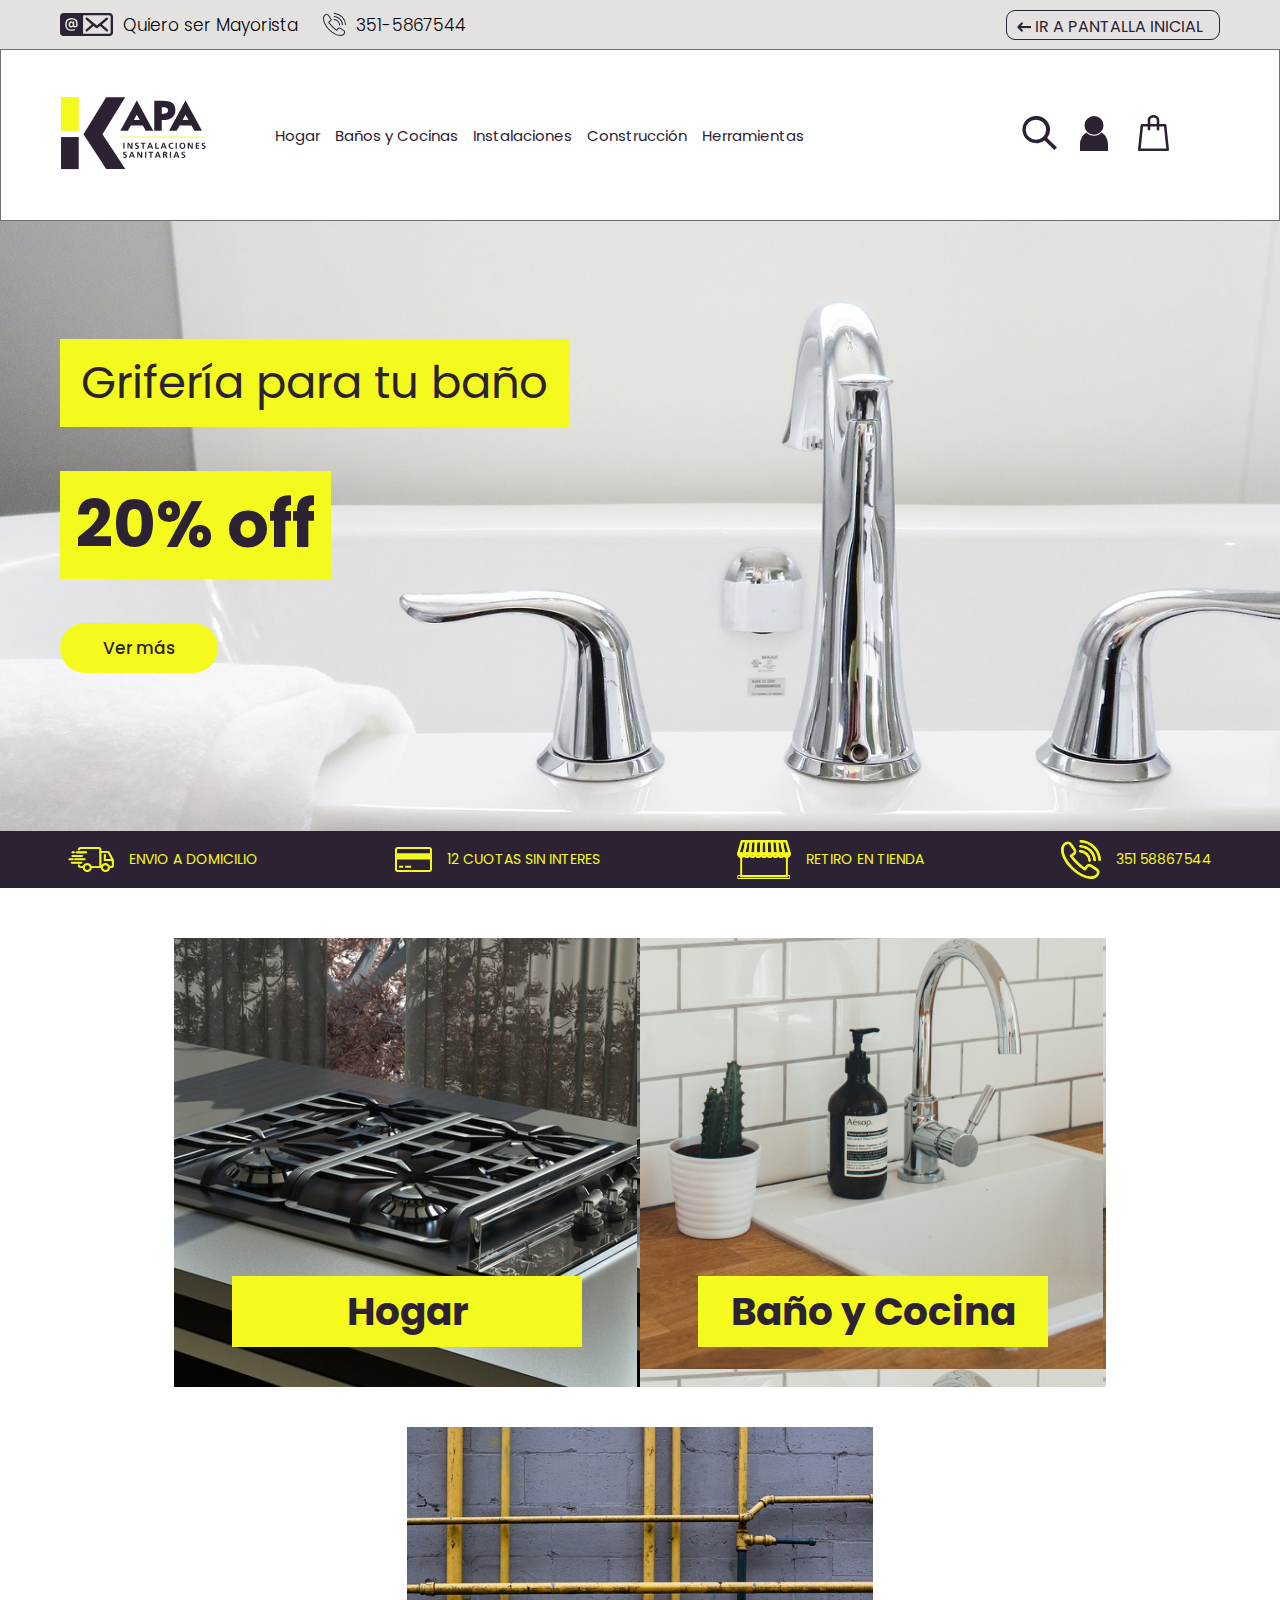
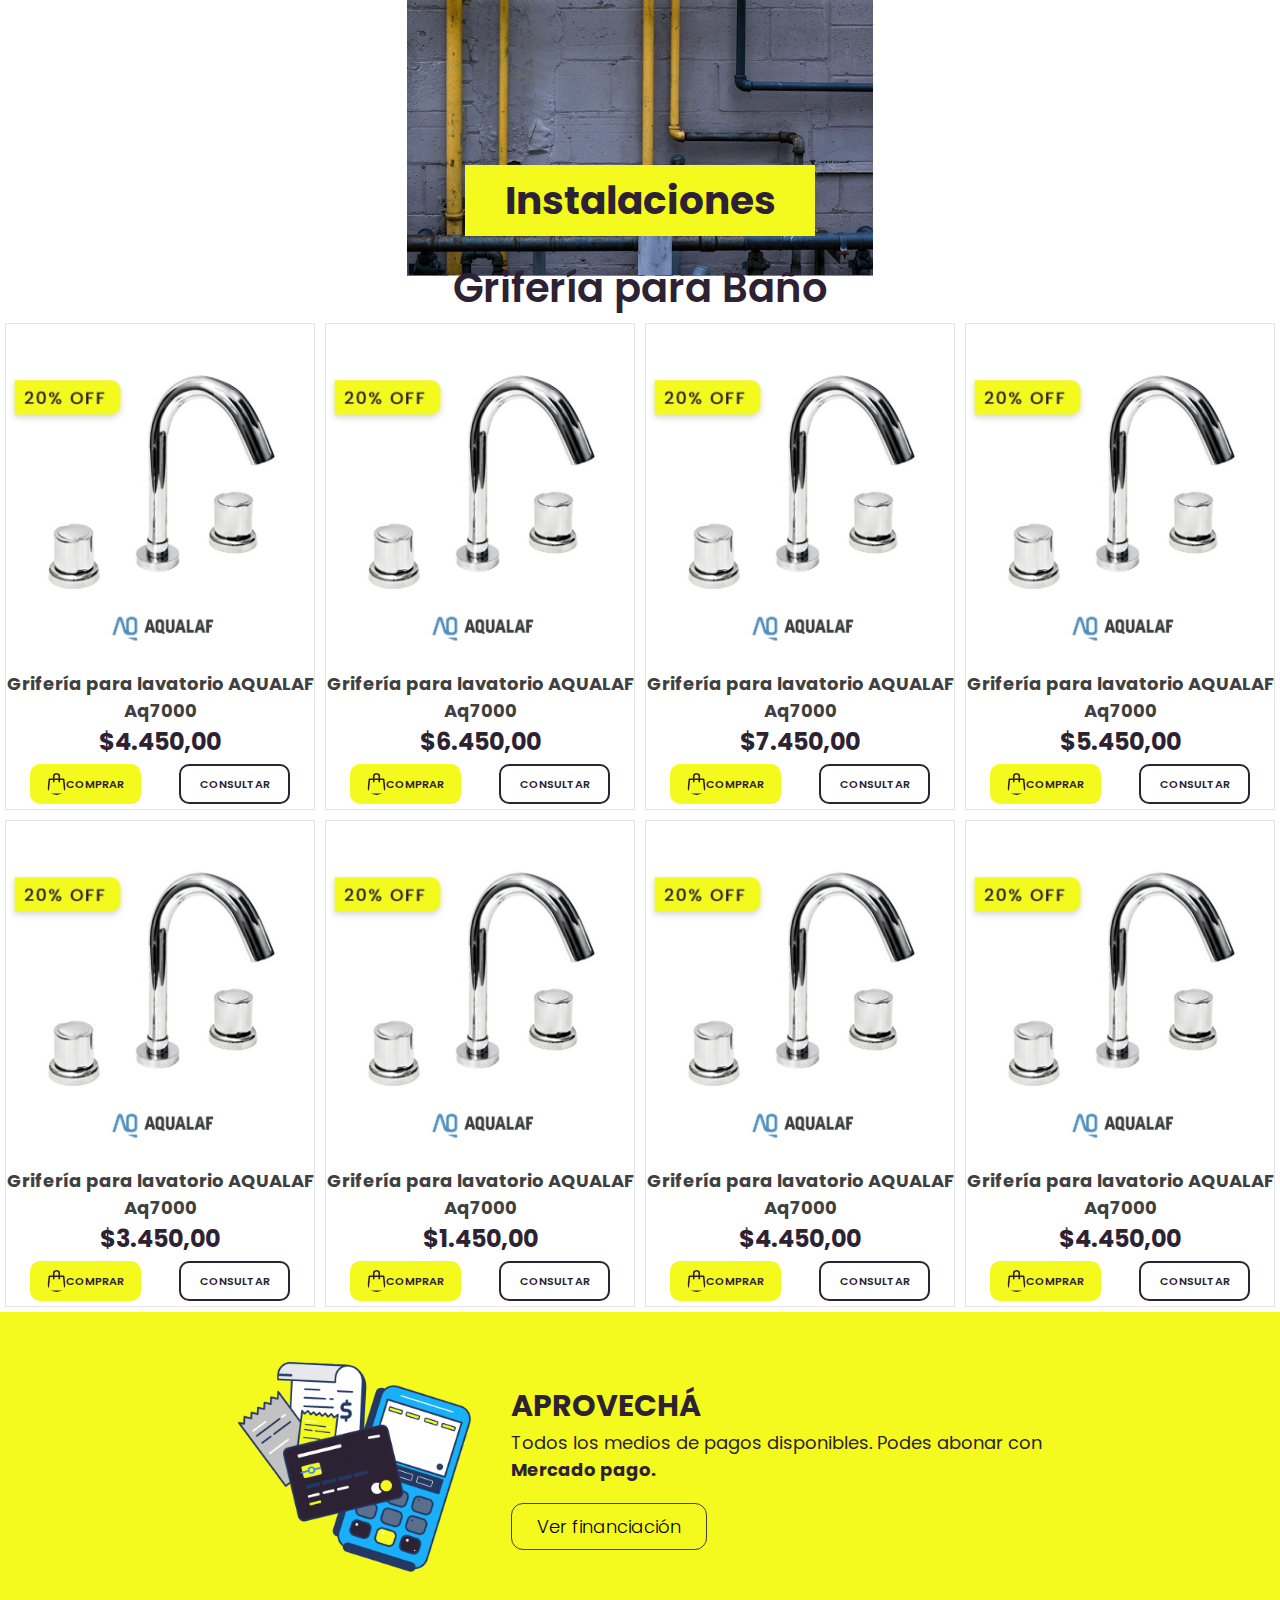
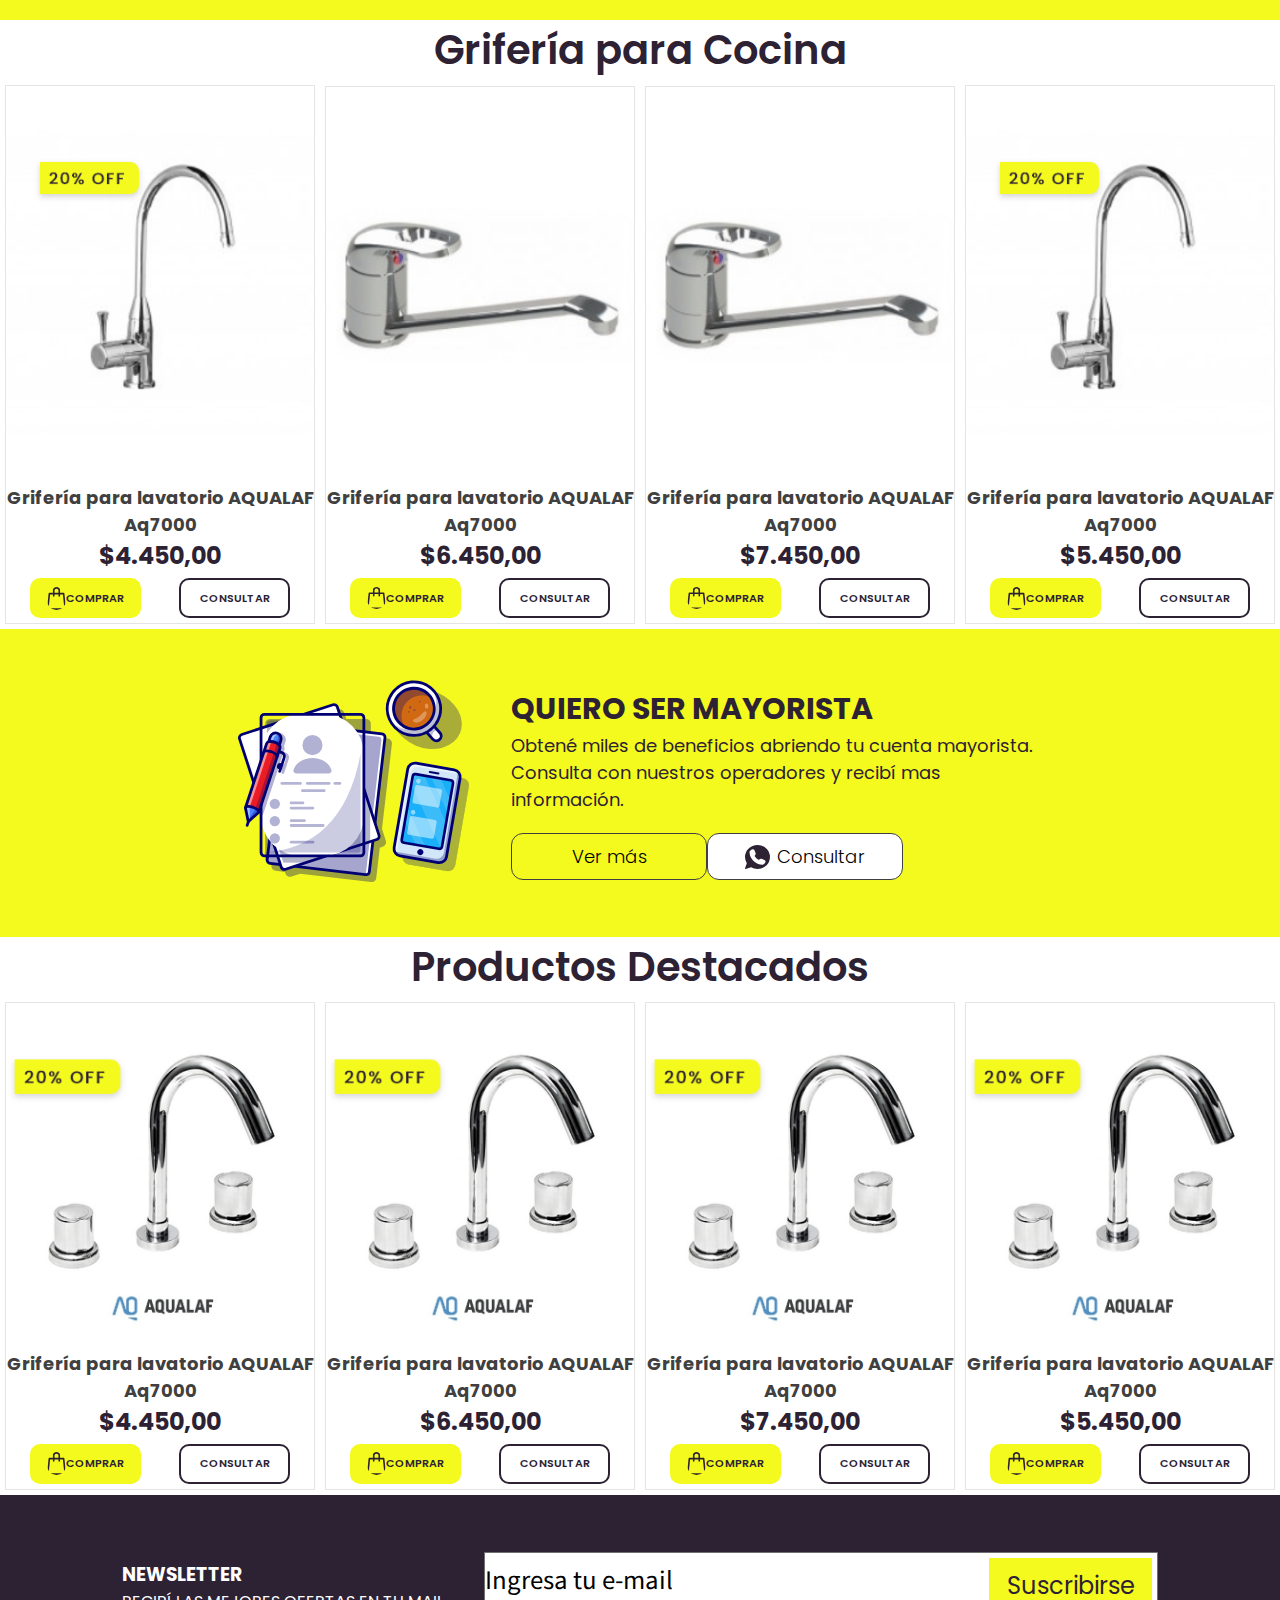
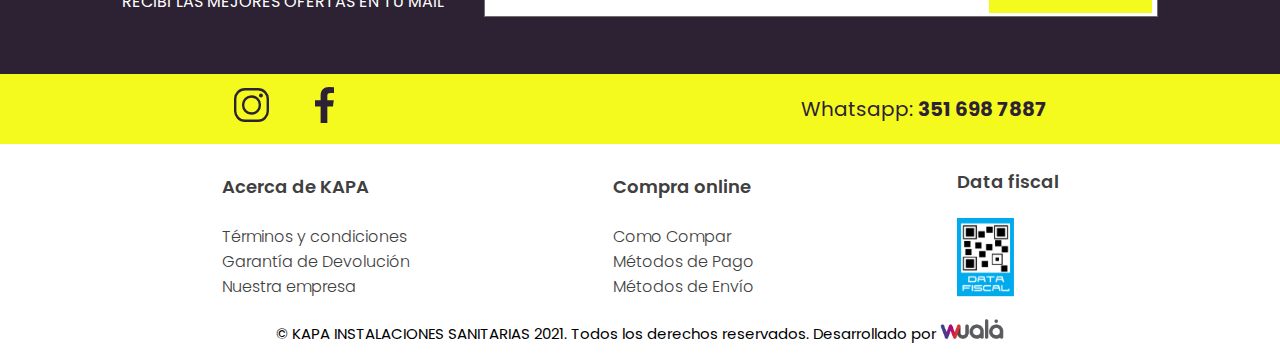
<file: Maquetado/index.html>
<!DOCTYPE html>
<html lang="es">
  <head>
    <meta charset="UTF-8" />
    <meta http-equiv="X-UA-Compatible" content="IE=edge" />
    <meta name="viewport" content="width=device-width, initial-scale=1.0" />
    <link rel="preconnect" href="https://fonts.gstatic.com" />
    <link
      href="https://fonts.googleapis.com/css2?family=Noto+Sans+JP:wght@100;300;400;500;700;900&family=Poppins:ital,wght@0,100;0,200;0,300;0,400;0,500;0,600;0,700;0,800;0,900;1,100;1,200;1,300;1,400;1,500;1,600;1,700;1,800;1,900&display=swap"
      rel="stylesheet"
    />
    <link rel="stylesheet" href="index-styles.css" />
    <script src="main.js" defer></script>
    <title>KAPA instalaciones sanitarias</title>
  </head>
  <body>
    <div class="container">
      <div class="nav-bar">
        <div class="nav-header">
          <div class="contact">
            <div class="mail">
              <img src="assets/icons/mail.svg" alt="icon" />
              <p>Quiero ser Mayorista</p>
            </div>
            <div class="phone">
              <img src="assets/icons/phone.svg" alt="icon" />
              <p>351-5867544</p>
            </div>
          </div>
          <div class="main">
            <a href="index.html">
              <img src="assets/icons/arrow.svg" alt="icon" /> ir a pantalla
              inicial
            </a>
          </div>
        </div>
        <div class="nav-body">
          <div class="logo"><img src="assets/img/logo.png" alt="logo" /></div>
          <div class="nav-routes">
            <ul>
              <li>Hogar</li>
              <li>Baños y Cocinas</li>
              <li>Instalaciones</li>
              <li>Construcción</li>
              <li>Herramientas</li>
            </ul>
          </div>
          <div class="hamburger">
            <img src="assets/icons/hamburger.svg" alt="icon" />
          </div>
          <div class="search">
            <img src="assets//icons/search.svg" alt="icon" />
          </div>
          <div class="user">
            <img src="assets//icons/user.svg" alt="icon" />
          </div>
          <div class="shop">
            <img src="assets//icons/shopbag.svg" alt="icon" />
          </div>
        </div>
      </div>
      <div class="slider">
        <div class="slider-content">
          <div class="banners">
            <h3>Grifería para tu baño</h3>
            <h1>20% off</h1>
            <button>Ver más</button>
          </div>
        </div>
      </div>
      <div class="options">
        <div class="prev">
          <img src="assets/icons/prev.svg" alt="icon" />
        </div>
        <div class="delivery">
          <img src="assets/icons/delivery.svg" alt="icon" />
          <p>envio a domicilio</p>
        </div>
        <div class="card">
          <img src="assets/icons/card.svg" alt="icon" />
          <p>12 cuotas sin interes</p>
        </div>
        <div class="store">
          <img src="assets/icons/store.svg" alt="" />
          <p>retiro en tienda</p>
        </div>
        <div class="call">
          <img src="assets/icons/call.svg" alt="" />
          <p>351 58867544</p>
        </div>
        <div class="next">
          <img src="assets/icons/next.svg" alt="icon" />
        </div>
      </div>
      <div class="sections-cards">
        <div class="home">
          <a href="products.html">Hogar</a>
        </div>
        <div class="bathroom">
          <a href="products.html">Baño y Cocina</a>
        </div>
        <div class="instalations">
          <a href="products.html">Instalaciones</a>
        </div>
      </div>
      <div id="products-gallery" class="products">
        <h3>Grifería para Baño</h3>
        <div class="products-scroller">
          <div class="colored_card">
            <img src="assets/img/baño1.png" alt="icons" />
            <p>Grifería para lavatorio AQUALAF Aq7000</p>
            <span>$4.450,00</span>
            <div class="shop-btn">
              <a href="products.html">
                <img src="assets/icons/bag.svg" alt="icons" />
                Comprar
              </a>
              <button>Consultar</button>
            </div>
          </div>
          <div class="colored_card">
            <img src="assets/img/baño1.png" alt="icons" />
            <p>Grifería para lavatorio AQUALAF Aq7000</p>
            <span>$6.450,00</span>
            <div class="shop-btn">
              <a href="products.html">
                <img src="assets/icons/bag.svg" alt="icons" />
                Comprar
              </a>
              <button>Consultar</button>
            </div>
          </div>
          <div class="colored_card">
            <img src="assets/img/baño1.png" alt="icons" />
            <p>Grifería para lavatorio AQUALAF Aq7000</p>
            <span>$7.450,00</span>
            <div class="shop-btn">
              <a href="products.html">
                <img src="assets/icons/bag.svg" alt="icons" />
                Comprar
              </a>
              <button>Consultar</button>
            </div>
          </div>
          <div class="colored_card">
            <img src="assets/img/baño1.png" alt="icons" />
            <p>Grifería para lavatorio AQUALAF Aq7000</p>
            <span>$5.450,00</span>
            <div class="shop-btn">
              <a href="products.html">
                <img src="assets/icons/bag.svg" alt="icons" />
                Comprar
              </a>
              <button>Consultar</button>
            </div>
          </div>
        </div>
        <span class="btn prev"></span>
        <span class="btn next"></span>
      </div>
      <div id="products-gallery" class="products">
        <div class="products-scroller">
          <div class="colored_card">
            <img src="assets/img/baño1.png" alt="icons" />
            <p>Grifería para lavatorio AQUALAF Aq7000</p>
            <span>$3.450,00</span>
            <div class="shop-btn">
              <a href="products.html">
                <img src="assets/icons/bag.svg" alt="icons" />
                Comprar
              </a>
              <button>Consultar</button>
            </div>
          </div>
          <div class="colored_card">
            <img src="assets/img/baño1.png" alt="icons" />
            <p>Grifería para lavatorio AQUALAF Aq7000</p>
            <span>$1.450,00</span>
            <div class="shop-btn">
              <a href="products.html">
                <img src="assets/icons/bag.svg" alt="icons" />
                Comprar
              </a>
              <button>Consultar</button>
            </div>
          </div>
          <div class="colored_card">
            <img src="assets/img/baño1.png" alt="icons" />
            <p>Grifería para lavatorio AQUALAF Aq7000</p>
            <span>$4.450,00</span>
            <div class="shop-btn">
              <a href="products.html">
                <img src="assets/icons/bag.svg" alt="icons" />
                Comprar
              </a>
              <button>Consultar</button>
            </div>
          </div>
          <div class="colored_card">
            <img src="assets/img/baño1.png" alt="icons" />
            <p>Grifería para lavatorio AQUALAF Aq7000</p>
            <span>$4.450,00</span>
            <div class="shop-btn">
              <a href="products.html">
                <img src="assets/icons/bag.svg" alt="icons" />
                Comprar
              </a>
              <button>Consultar</button>
            </div>
          </div>
        </div>
        <span class="btn prev"></span>
        <span class="btn next"></span>
      </div>
      <div class="banner">
        <div class="icon">
          <img src="assets/img/calc.png" alt="icon" />
        </div>
        <div class="banner-content">
          <h3>aprovechá</h3>
          <p>
            Todos los medios de pagos disponibles. Podes abonar con
            <strong> Mercado pago. </strong>
          </p>
          <button class="more">Ver financiación</button>
        </div>
      </div>
      <div id="products-gallery" class="products">
        <h3>Grifería para Cocina</h3>
        <div class="products-scroller">
          <div class="colored_card">
            <img src="assets/img/cocina1.png" alt="icons" />
            <p>Grifería para lavatorio AQUALAF Aq7000</p>
            <span>$4.450,00</span>
            <div class="shop-btn">
              <a href="products.html">
                <img src="assets/icons/bag.svg" alt="icons" />
                Comprar
              </a>
              <button>Consultar</button>
            </div>
          </div>
          <div class="colored_card">
            <img src="assets/img/cocina3.png" alt="icons" />
            <p>Grifería para lavatorio AQUALAF Aq7000</p>
            <span>$6.450,00</span>
            <div class="shop-btn">
              <a href="products.html">
                <img src="assets/icons/bag.svg" alt="icons" />
                Comprar
              </a>
              <button>Consultar</button>
            </div>
          </div>
          <div class="colored_card">
            <img src="assets/img/cocina3.png" alt="icons" />
            <p>Grifería para lavatorio AQUALAF Aq7000</p>
            <span>$7.450,00</span>
            <div class="shop-btn">
              <a href="products.html">
                <img src="assets/icons/bag.svg" alt="icons" />
                Comprar
              </a>
              <button>Consultar</button>
            </div>
          </div>
          <div class="colored_card">
            <img src="assets/img/cocina1.png" alt="icons" />
            <p>Grifería para lavatorio AQUALAF Aq7000</p>
            <span>$5.450,00</span>
            <div class="shop-btn">
              <a href="products.html">
                <img src="assets/icons/bag.svg" alt="icons" />
                Comprar
              </a>
              <button>Consultar</button>
            </div>
          </div>
        </div>
        <span class="btn prev"></span>
        <span class="btn next"></span>
      </div>
      <div class="banner">
        <div class="icon">
          <img src="assets/icons/papers.svg" alt="icon" />
        </div>
        <div class="banner-content">
          <h3>Quiero ser Mayorista</h3>
          <p>
            Obtené miles de beneficios abriendo tu cuenta mayorista. Consulta
            con nuestros operadores y recibí mas información.
          </p>
          <div class="buttons">
            <button class="more">Ver más</button>
            <button class="ask">
              <img src="assets/icons/whatsapp.svg" alt="icon" />
              Consultar
            </button>
          </div>
        </div>
      </div>
      <div id="products-gallery" class="products">
        <h3>Productos Destacados</h3>
        <div class="products-scroller">
          <div class="colored_card">
            <img src="assets/img/baño1.png" alt="icons" />
            <p>Grifería para lavatorio AQUALAF Aq7000</p>
            <span>$4.450,00</span>
            <div class="shop-btn">
              <a href="products.html">
                <img src="assets/icons/bag.svg" alt="icons" />
                Comprar
              </a>
              <button>Consultar</button>
            </div>
          </div>
          <div class="colored_card">
            <img src="assets/img/baño1.png" alt="icons" />
            <p>Grifería para lavatorio AQUALAF Aq7000</p>
            <span>$6.450,00</span>
            <div class="shop-btn">
              <a href="products.html">
                <img src="assets/icons/bag.svg" alt="icons" />
                Comprar
              </a>
              <button>Consultar</button>
            </div>
          </div>
          <div class="colored_card">
            <img src="assets/img/baño1.png" alt="icons" />
            <p>Grifería para lavatorio AQUALAF Aq7000</p>
            <span>$7.450,00</span>
            <div class="shop-btn">
              <a href="products.html">
                <img src="assets/icons/bag.svg" alt="icons" />
                Comprar
              </a>
              <button>Consultar</button>
            </div>
          </div>
          <div class="colored_card">
            <img src="assets/img/baño1.png" alt="icons" />
            <p>Grifería para lavatorio AQUALAF Aq7000</p>
            <span>$5.450,00</span>
            <div class="shop-btn">
              <a href="products.html">
                <img src="assets/icons/bag.svg" alt="icons" />
                Comprar
              </a>
              <button>Consultar</button>
            </div>
          </div>
        </div>
        <span class="btn prev"></span>
        <span class="btn next"></span>
      </div>
      <div class="newsletter">
        <div class="newsletter-content">
          <h3>NEWSLETTER</h3>
          <p>RECIBÍ LAS MEJORES OFERTAS EN TU MAIL</p>
        </div>
        <div class="buttonIn">
          <input type="text" id="enter" placeholder="Ingresa tu e-mail" />
          <button id="clear">Suscribirse</button>
        </div>
      </div>
      <footer>
        <div class="mobile-footer">
          <div class="footer-list">
            <div>enlaces útiles</div>
            <div>categorías</div>
            <div>contacto</div>
            <div>data fiscal</div>
            <div>seguinos</div>
          </div>
          <p>
            <span>&#169;</span>
            KAPA INSTALACIONES SANITARIAS 2021. Todos los derechos reservados.
            Desarrollado por <img src="assets/img/footer-logo.png" alt="logo" />
          </p>
        </div>
        <div class="web-footer">
          <div class="footer-header">
            <div class="footer-icons">
              <div><img src="assets/icons/instagram.svg" alt="icon" /></div>
              <div><img src="assets/icons/facebook.svg" alt="icon" /></div>
            </div>
            <div>
              <p>Whatsapp: <strong>351 698 7887</strong></p>
            </div>
          </div>
          <div class="footer-body">
            <div>
              <h4>Acerca de KAPA</h4>
              <div>Términos y condiciones</div>
              <div>Garantía de Devolución</div>
              <div>Nuestra empresa</div>
            </div>
            <div>
              <h4>Compra online</h4>
              <div>Como Compar</div>
              <div>Métodos de Pago</div>
              <div>Métodos de Envío</div>
            </div>
            <div>
              <h4>Data fiscal</h4>
              <img src="assets/img/fiscal.png" alt="fiscal" />
            </div>
          </div>
          <div class="foot">
            <p>
              <span>&#169;</span>
              KAPA INSTALACIONES SANITARIAS 2021. Todos los derechos reservados.
              Desarrollado por
              <img src="assets/img/footer-logo.png" alt="logo" />
            </p>
          </div>
        </div>
      </footer>
    </div>
  </body>
</html>
</file>
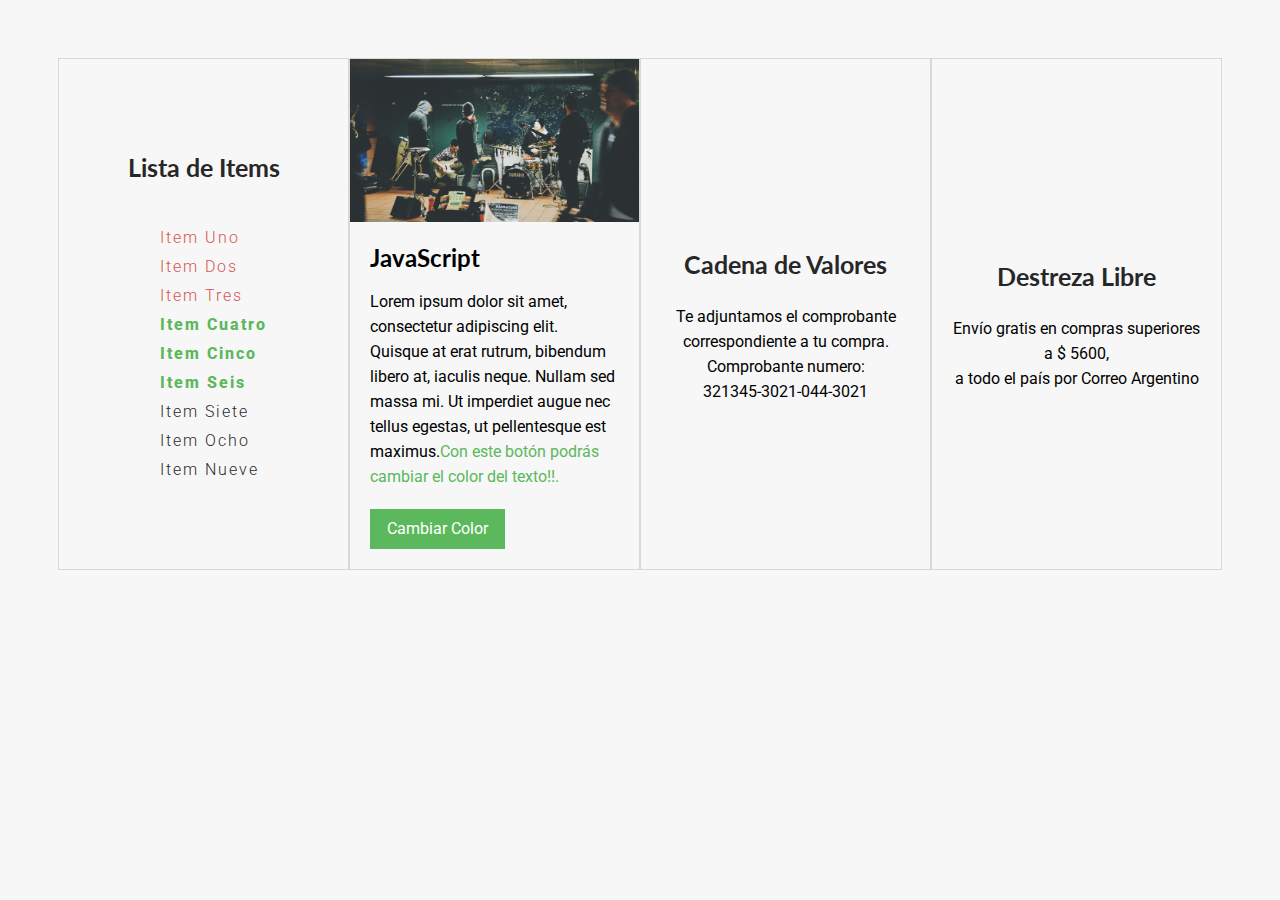
<file: Prueba-Tecnica-Soporte-Ecommerce/index.html>
<!DOCTYPE html>
<html lang="en">
  <head>
    <meta charset="UTF-8" />
    <meta http-equiv="X-UA-Compatible" content="IE=edge" />
    <meta name="viewport" content="width=device-width, initial-scale=1.0" />
    <link rel="stylesheet" href="style.css" />
    <link
      rel="stylesheet"
      href="https://use.fontawesome.com/releases/v5.15.3/css/all.css"
      integrity="sha384-SZXxX4whJ79/gErwcOYf+zWLeJdY/qpuqC4cAa9rOGUstPomtqpuNWT9wdPEn2fk"
      crossorigin="anonymous"
    />
    <link rel="preconnect" href="https://fonts.gstatic.com" />
    <link
      href="https://fonts.googleapis.com/css2?family=Lato:ital,wght@0,100;0,300;0,400;0,700;0,900;1,100;1,300;1,400;1,700&family=Roboto:ital,wght@0,100;0,300;0,400;0,500;0,700;0,900;1,100;1,300;1,400;1,500;1,700;1,900&display=swap"
      rel="stylesheet"
    />
    <script src="main.js" defer></script>
    <title>Prueba Técnica Soporte Ecommerce</title>
  </head>
  <body>
    <div class="container">
      <div class="list">
        <h3>Lista de Items</h3>
        <ul>
          <li><i class="fas fa-check-circle"></i>Item Uno</li>
          <li><i class="fas fa-check-circle"></i>Item Dos</li>
          <li><i class="fas fa-check-circle"></i>Item Tres</li>
          <li><i class="fas fa-check-circle"></i>Item Cuatro</li>
          <li><i class="fas fa-check-circle"></i>Item Cinco</li>
          <li><i class="fas fa-check-circle"></i>Item Seis</li>
          <li><i class="fas fa-arrow-circle-right"></i>Item Siete</li>
          <li><i class="fas fa-arrow-circle-right"></i>Item Ocho</li>
          <li><i class="fas fa-arrow-circle-right"></i>Item Nueve</li>
        </ul>
      </div>
      <div id="event" class="card">
        <div id="img" class="image"></div>
        <h3>JavaScript</h3>
        <div id="paragraph" class="para"></div>
        <button id="btn" class="btn">Cambiar Color</button>
      </div>
      <div class="list">
        <h3>Cadena de Valores</h3>
        <div id="chain"></div>
      </div>
      <div class="list">
        <h3>Destreza Libre</h3>
        <div id="fichaproducto" class="atrr">
          <span class="tarifa">Envío gratis</span>
        </div>
        <div id="detalleproducto" class="atrr">
          <span class="tarifa">a todo el país por </span>
        </div>
      </div>
    </div>
  </body>
</html>
</file>
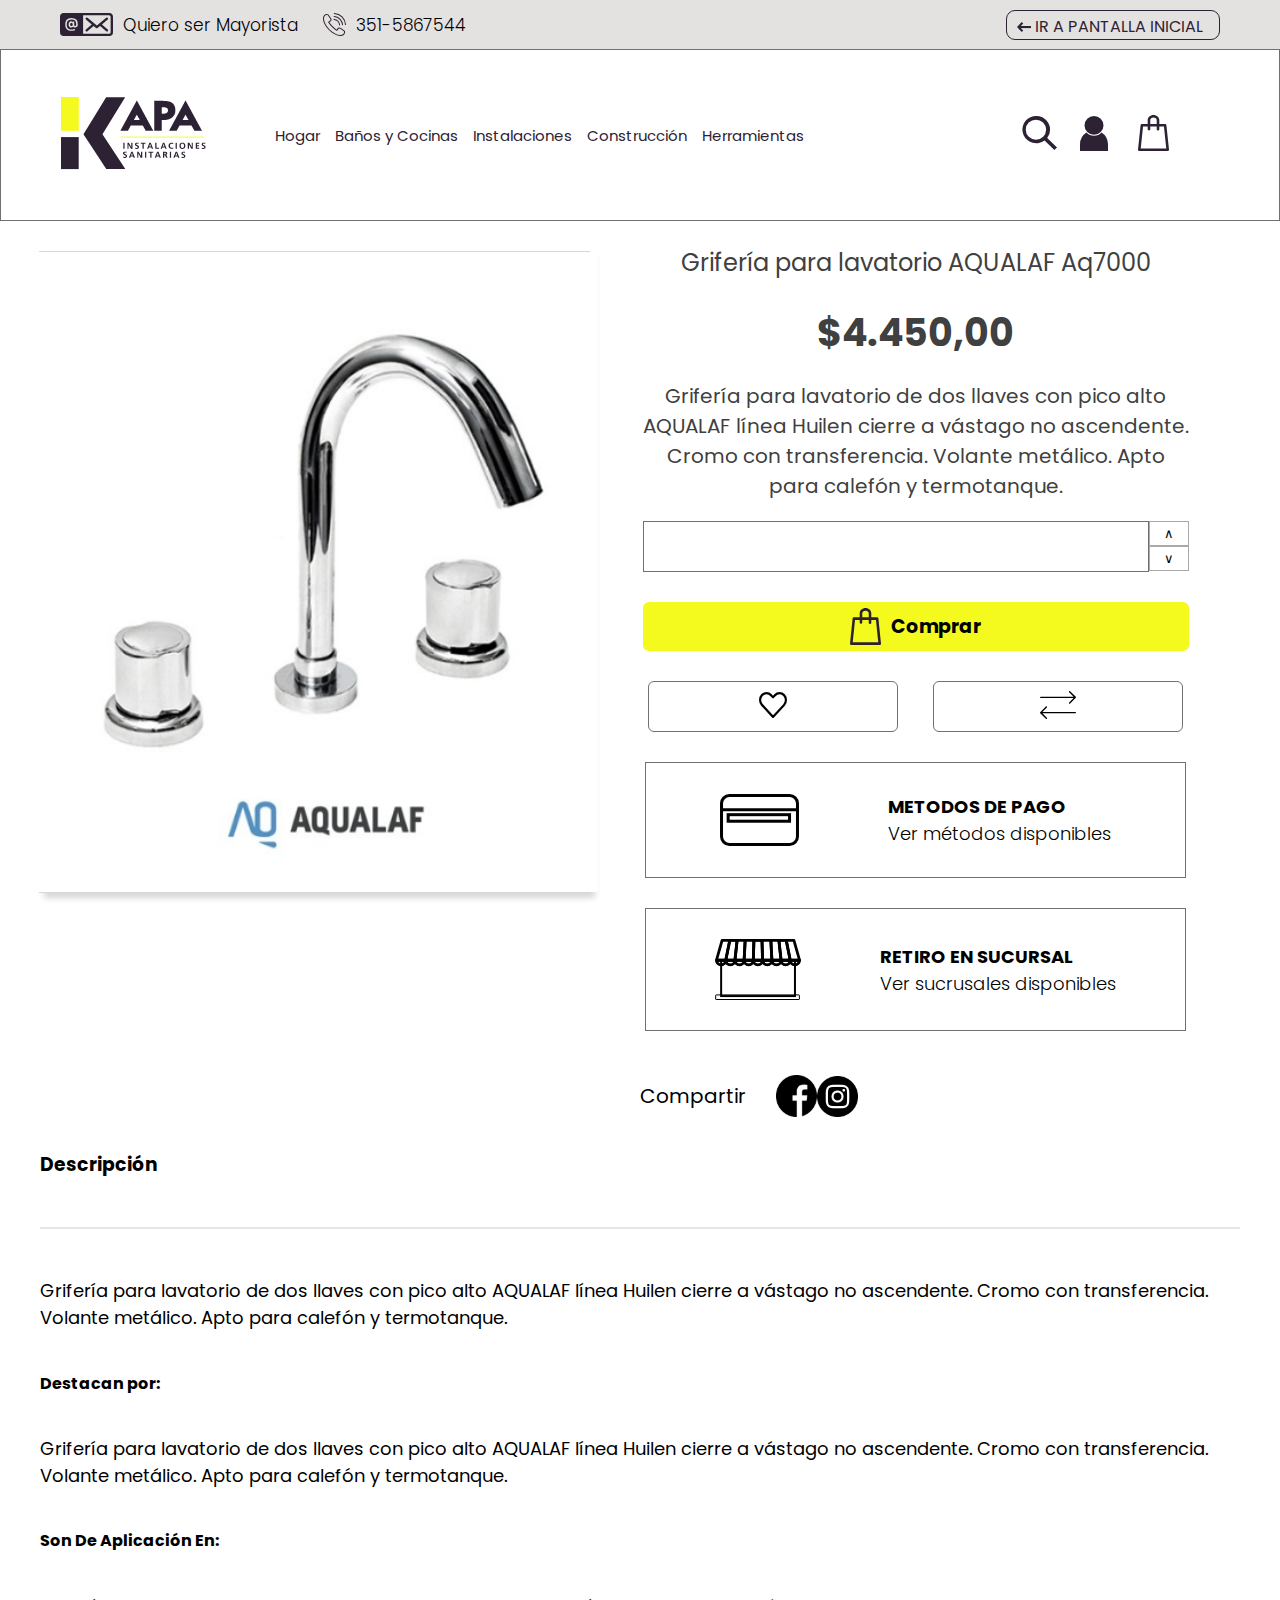
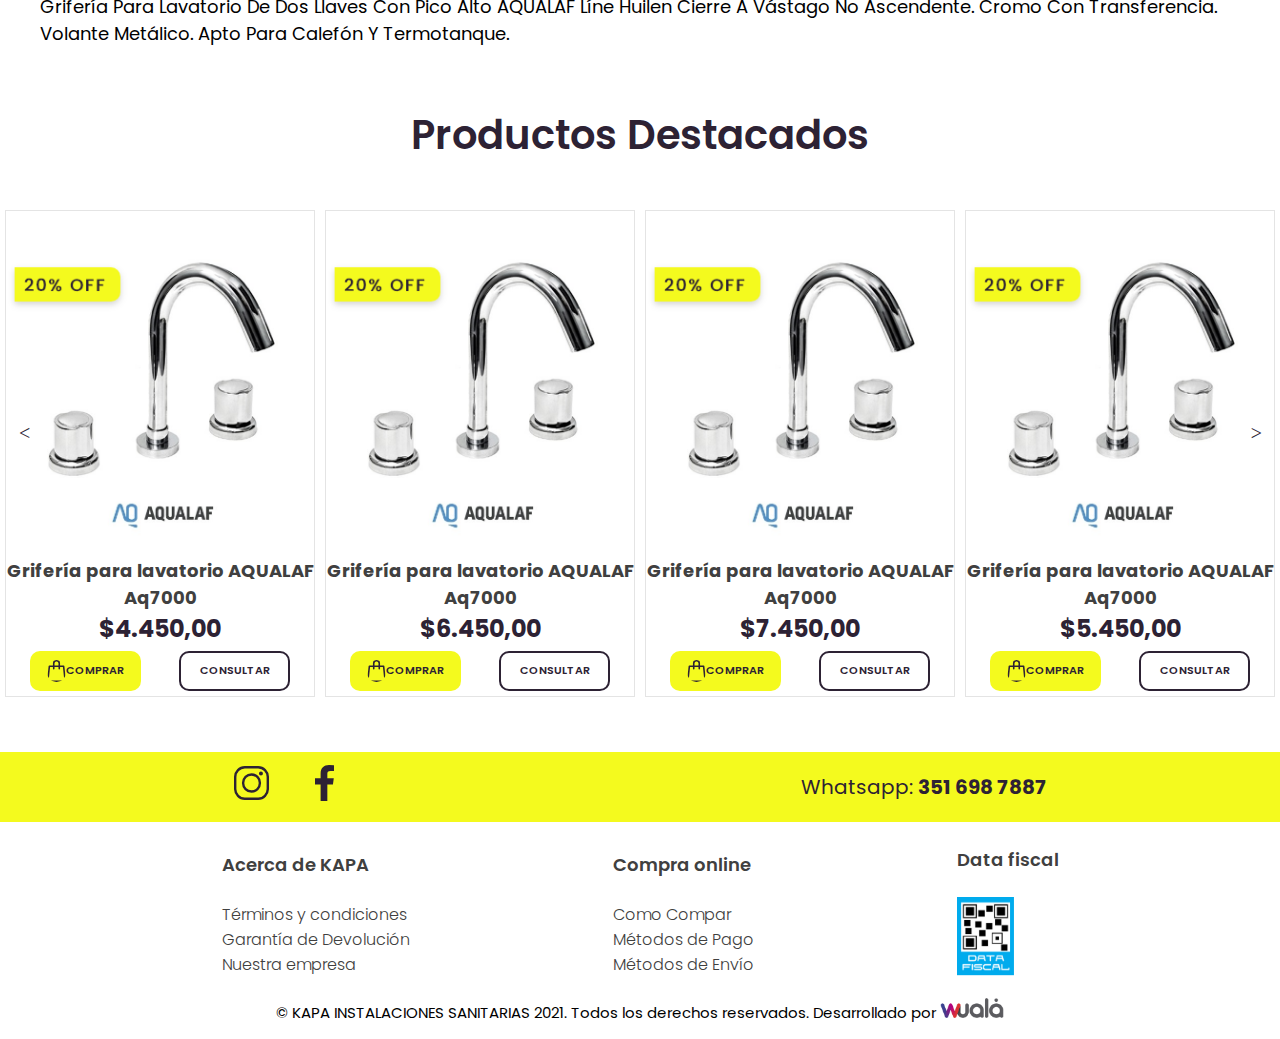
<file: Maquetado/products.html>
<!DOCTYPE html>
<html lang="en">
  <head>
    <meta charset="UTF-8" />
    <meta http-equiv="X-UA-Compatible" content="IE=edge" />
    <meta name="viewport" content="width=device-width, initial-scale=1.0" />
    <link rel="preconnect" href="https://fonts.gstatic.com" />
    <link
      href="https://fonts.googleapis.com/css2?family=Noto+Sans+JP:wght@100;300;400;500;700;900&family=Poppins:ital,wght@0,100;0,200;0,300;0,400;0,500;0,600;0,700;0,800;0,900;1,100;1,200;1,300;1,400;1,500;1,600;1,700;1,800;1,900&display=swap"
      rel="stylesheet"
    />
    <link rel="stylesheet" href="products-style.css" />
    <title>Products</title>
  </head>
  <body>
    <div class="container">
      <div class="nav-bar">
        <div class="nav-header">
          <div class="contact">
            <div class="mail">
              <img src="assets/icons/mail.svg" alt="icon" />
              <p>Quiero ser Mayorista</p>
            </div>
            <div class="phone">
              <img src="assets/icons/phone.svg" alt="icon" />
              <p>351-5867544</p>
            </div>
          </div>
          <div class="main">
            <a href="index.html">
              <img src="assets/icons/arrow.svg" alt="icon" /> ir a pantalla
              inicial
            </a>
          </div>
        </div>
        <div class="nav-body">
          <div class="logo"><img src="assets/img/logo.png" alt="logo" /></div>
          <div class="nav-routes">
            <ul>
              <li>Hogar</li>
              <li>Baños y Cocinas</li>
              <li>Instalaciones</li>
              <li>Construcción</li>
              <li>Herramientas</li>
            </ul>
          </div>
          <div class="hamburger">
            <img src="assets/icons/hamburger.svg" alt="icon" />
          </div>
          <div class="search">
            <img src="assets//icons/search.svg" alt="icon" />
          </div>
          <div class="user">
            <img src="assets//icons/user.svg" alt="icon" />
          </div>
          <div class="shop">
            <img src="assets//icons/shopbag.svg" alt="icon" />
          </div>
        </div>
      </div>
      <div class="product-card">
        <div class="product-img">
          <img src="assets/img/product.png" alt="prod" />
        </div>
        <div>
          <div class="product-price">
            <p>Grifería para lavatorio AQUALAF Aq7000</p>
            <span>$4.450,00</span>
          </div>
          <div class="line"></div>
          <div class="paragraph">
            <div>
              <p>
                Grifería para lavatorio de dos llaves con pico alto AQUALAF
                línea Huilen cierre a vástago no ascendente. Cromo con
                transferencia. Volante metálico. Apto para calefón y
                termotanque.
              </p>
            </div>
          </div>
          <div class="checkout">
            <div class="input">
              <input type="number" min="1" max="100" />
              <div class="inp-buttons">
                <button
                  type="button"
                  onclick="this.parentNode.parentNode.querySelector('[type=number]').stepUp();"
                >
                  &#8743;
                </button>
                <button
                  type="button"
                  onclick="this.parentNode.querySelector('[type=number]').stepDown();"
                >
                  &#8744;
                </button>
              </div>
            </div>
            <div class="shop-button">
              <button>
                <img src="assets/icons/shopbag.svg" alt="icon" />
                Comprar
              </button>
            </div>
            <div class="props">
              <button><img src="assets/icons/heart.svg" alt="icon" /></button>
              <button><img src="assets/icons/arrows.svg" alt="icons" /></button>
            </div>
            <div class="opt">
              <div class="payments">
                <img src="assets/icons/credit.svg" alt="icon" />
                <div>
                  <h4>METODOS DE PAGO</h4>
                  <p>Ver métodos disponibles</p>
                </div>
              </div>
              <div class="delivery">
                <img src="assets/icons/local.svg" alt="icon" />
                <div>
                  <h4>RETIRO EN SUCURSAL</h4>
                  <p>Ver sucrusales disponibles</p>
                </div>
              </div>
            </div>
            <div class="share">
              <div>
                <p>Compartir</p>
                <img src="assets/icons/full-facebook.svg" alt="icon" />
                <img src="assets/icons/full-instagram.svg" alt="icon" />
              </div>
            </div>
          </div>
        </div>
      </div>
      <div class="description">
        <div>
          <h3>Descripción</h3>
          <div class="desc-line"></div>
          <p>
            Grifería para lavatorio de dos llaves con pico alto AQUALAF línea
            Huilen cierre a vástago no ascendente. Cromo con transferencia.
            Volante metálico. Apto para calefón y termotanque.
          </p>
          <h4>Destacan por:</h4>
          <p>
            Grifería para lavatorio de dos llaves con pico alto AQUALAF línea
            Huilen cierre a vástago no ascendente. Cromo con transferencia.
            Volante metálico. Apto para calefón y termotanque.
          </p>
          <h4>Son De Aplicación En:</h4>
          <p>
            Grifería Para Lavatorio De Dos Llaves Con Pico Alto AQUALAF Líne
            Huilen Cierre A Vástago No Ascendente. Cromo Con Transferencia.
            Volante Metálico. Apto Para Calefón Y Termotanque.
          </p>
        </div>
      </div>
      <div class="details">
        <div>
          <h3>Detalle del producto</h3>
          <div class="desc-line"></div>
          <table>
            <tr>
              <td>Línea</td>
              <td>Huilen</td>
            </tr>
            <tr>
              <td>Marca</td>
              <td>Aqualaf</td>
            </tr>
            <tr>
              <td>Color</td>
              <td>Cromo</td>
            </tr>
            <tr>
              <td>Origen</td>
              <td>Nacional</td>
            </tr>
            <tr>
              <td>Tipo de Cierre</td>
              <td>Vástago no Ascendente</td>
            </tr>
            <tr>
              <td>Tipo de Llave</td>
              <td>Circular</td>
            </tr>
            <tr>
              <td>Código del Fabricante</td>
              <td>12011</td>
            </tr>
            <tr>
              <td>Garantía del Fabricante</td>
              <td>5 Años</td>
            </tr>
          </table>
        </div>
      </div>
      <div id="products-gallery" class="products">
        <h3>Productos Destacados</h3>
        <div class="products-scroller">
          <div class="colored_card">
            <img src="assets/img/baño1.png" alt="icons" />
            <p>Grifería para lavatorio AQUALAF Aq7000</p>
            <span>$4.450,00</span>
            <div class="shop-btn">
              <a href="products.html">
                <img src="assets/icons/bag.svg" alt="icons" />
                Comprar
              </a>
              <button>Consultar</button>
            </div>
          </div>
          <div class="colored_card">
            <img src="assets/img/baño1.png" alt="icons" />
            <p>Grifería para lavatorio AQUALAF Aq7000</p>
            <span>$6.450,00</span>
            <div class="shop-btn">
              <a href="products.html">
                <img src="assets/icons/bag.svg" alt="icons" />
                Comprar
              </a>
              <button>Consultar</button>
            </div>
          </div>
          <div class="colored_card">
            <img src="assets/img/baño1.png" alt="icons" />
            <p>Grifería para lavatorio AQUALAF Aq7000</p>
            <span>$7.450,00</span>
            <div class="shop-btn">
              <a href="products.html">
                <img src="assets/icons/bag.svg" alt="icons" />
                Comprar
              </a>
              <button>Consultar</button>
            </div>
          </div>
          <div class="colored_card">
            <img src="assets/img/baño1.png" alt="icons" />
            <p>Grifería para lavatorio AQUALAF Aq7000</p>
            <span>$5.450,00</span>
            <div class="shop-btn">
              <a href="products.html">
                <img src="assets/icons/bag.svg" alt="icons" />
                Comprar
              </a>
              <button>Consultar</button>
            </div>
          </div>
        </div>
        <span class="btn prev"></span>
        <span class="btn next"></span>
      </div>
      <footer>
        <div class="mobile-footer">
          <div class="footer-list">
            <div>enlaces útiles</div>
            <div>categorías</div>
            <div>contacto</div>
            <div>data fiscal</div>
            <div>seguinos</div>
          </div>
          <p>
            <span>&#169;</span>
            KAPA INSTALACIONES SANITARIAS 2021. Todos los derechos reservados.
            Desarrollado por <img src="assets/img/footer-logo.png" alt="logo" />
          </p>
        </div>
        <div class="web-footer">
          <div class="footer-header">
            <div class="footer-icons">
              <div><img src="assets/icons/instagram.svg" alt="icon" /></div>
              <div><img src="assets/icons/facebook.svg" alt="icon" /></div>
            </div>
            <div>
              <p>Whatsapp: <strong>351 698 7887</strong></p>
            </div>
          </div>
          <div class="footer-body">
            <div>
              <h4>Acerca de KAPA</h4>
              <div>Términos y condiciones</div>
              <div>Garantía de Devolución</div>
              <div>Nuestra empresa</div>
            </div>
            <div>
              <h4>Compra online</h4>
              <div>Como Compar</div>
              <div>Métodos de Pago</div>
              <div>Métodos de Envío</div>
            </div>
            <div>
              <h4>Data fiscal</h4>
              <img src="assets/img/fiscal.png" alt="fiscal" />
            </div>
          </div>
          <div class="foot">
            <p>
              <span>&#169;</span>
              KAPA INSTALACIONES SANITARIAS 2021. Todos los derechos reservados.
              Desarrollado por
              <img src="assets/img/footer-logo.png" alt="logo" />
            </p>
          </div>
        </div>
      </footer>
    </div>
  </body>
</html>
</file>
<file: Maquetado/index-styles.css>
html {
  box-sizing: border-box;
}
*,
*:after,
*:before {
  box-sizing: inherit;
}
:root {
  /* Fonts */
  --first-font: 'Poppins', sans-serif;
  --second-font: 'Noto Sans JP', sans-serif;
  /* Colors */
  --yellow: #f4fa1e;
  --purple: #2d2234;
  --grey: #e4e1e1;
  --dark-grey: #404040;
  --footer: #ecebeb;
}

body {
  margin: 0;
}
.nav-header {
  background-color: var(--grey);
  height: 49px;
  display: flex;
  align-items: center;
}
.contact {
  display: flex;
  align-items: center;
  width: 50%;
  margin: 0 0 0 20px;
  font-family: var(--first-font);
  font-size: 17px;
  font-weight: 300;
}
.mail {
  display: flex;
  align-items: center;
}
.mail p {
  margin-left: 10px;
  width: 200px;
}
.phone {
  visibility: hidden;
}
.main {
  width: 50%;
  display: flex;
  justify-content: flex-end;
  align-items: center;
  margin-right: 20px;
}
.main a {
  width: 214px;
  height: 30px;
  border-radius: 9px;
  border: 1px solid #2d2234;
  background-color: transparent;
  text-transform: uppercase;
  padding: 3px 7px 3px 10px;
  color: var(--purple);
  font-family: var(--first-font);
  cursor: pointer;
  text-decoration: none;
}
.main button img {
  margin-right: 10px;
}
.nav-routes {
  display: none;
}
.nav-body {
  display: grid;
  grid-template-columns: 8% 8% 68% 8% 8%;
  grid-template-areas: 'hamburger search logo user shopbag';
  height: 172px;
  padding: 0 20px;
  border: 1px solid #707070;
}
.logo {
  grid-area: logo;
  align-self: center;
  justify-self: center;
}
.hamburger {
  grid-area: hamburger;
  align-self: center;
}
.search {
  grid-area: search;
  align-self: center;
}
.user {
  grid-area: user;
  align-self: center;
}
.shop {
  grid-area: shopbag;
  align-self: center;
}
@media screen and (min-width: 1024px) {
  .nav-header {
    padding: 0 40px;
  }
  .phone {
    visibility: visible;
    display: flex;
    align-items: center;
  }
  .phone p {
    margin-left: 10px;
    width: 200px;
  }
  .logo {
    justify-self: flex-start;
  }
  .nav-routes {
    display: block;
    grid-area: list;
    align-self: center;
  }
  .nav-routes ul {
    display: flex;
    justify-content: flex-start;
    list-style: none;
    font-size: 15px;
    font-family: var(--first-font);
    color: var(--purple);
  }
  .nav-routes ul li {
    padding: 0 15px 0 0;
  }
  .nav-body {
    grid-template-columns: 20% 68% 4% 4% 4%;
    grid-template-areas: 'logo list search  user shopbag';
    padding: 0 60px;
  }
  .hamburger {
    display: none;
  }
}
@media screen and (min-width: 1240px) {
  .nav-body {
    grid-template-columns: 15% 68% 5% 5% 6%;
  }
}
@media screen and (min-width: 1366px) {
  .nav-header {
    padding: 0 60px;
  }
  .nav-body {
    grid-template-columns: 10% 75% 5% 5% 6%;
    padding: 0 30px 0 80px;
  }
  .nav-routes ul li {
    padding: 0 40px 0 0;
  }
}
@media screen and (min-width: 1440px) {
  .nav-body {
    grid-template-columns: 10% 75% 5% 5% 6%;
    padding: 0 30px 0 80px;
  }
}

.slider {
  display: flex;
  flex-flow: column;
  justify-content: flex-end;
  background-image: url('assets/img/slider1.png');
  background-position: center;
  background-repeat: no-repeat;
  background-size: cover;
  height: 610px;
  padding: 0 0 40px 40px;
}
/* .slider-content {
  display: flex;
  justify-content: flex-end;
} */
.banners button {
  width: 158px;
  height: 50px;
  background-color: var(--yellow);
  border-radius: 28px;
  font-size: 17px;
  font-family: var(--first-font);
  color: var(--purple);
  font-weight: 500;
  border: none;
  padding: 5px;
  cursor: pointer;
}
.banners h3 {
  font-size: 45px;
  font-family: var(--first-font);
  color: var(--purple);
  font-weight: 400;
  background-color: var(--yellow);
  width: 509px;
  text-align: center;
  padding: 10px;
}
.banners h1 {
  font-size: 65px;
  font-family: var(--first-font);
  color: var(--purple);
  font-weight: bold;
  background-color: var(--yellow);
  width: 271px;
  text-align: center;
  padding: 5px;
}
@media screen and (min-width: 1024px) {
  .slider {
    padding: 0 0 40px 60px;
    justify-content: center;
  }
}

.options {
  display: flex;
  list-style: none;
  justify-content: space-around;
  align-items: center;
  text-transform: uppercase;
  font-size: 14px;
  font-family: var(--first-font);
  color: var(--yellow);
  background-color: var(--purple);
  width: 100%;
  height: 57px;
}
.delivery,
.card {
  display: flex;
  align-items: center;
}
.delivery p,
.card p {
  margin-left: 15px;
}
.store,
.call {
  display: none;
}
@media screen and (min-width: 1024px) {
  .prev,
  .next {
    display: none;
  }
  .store,
  .call {
    display: flex;
    align-items: center;
  }

  .store p,
  .call p {
    margin-left: 15px;
  }
}
.sections-cards {
  display: flex;
  flex-flow: column;
  justify-content: center;
  align-items: center;
  margin-top: 50px;
}
.sections-cards a {
  width: 350px;
  height: 71px;
  background-color: var(--yellow);
  border: none;
  font-family: var(--first-font);
  font-size: 39px;
  color: var(--purple);
  font-weight: 700;
  margin-bottom: 40px;
  text-decoration: none;
  display: flex;
  justify-content: center;
  align-items: center;
}
.home {
  width: 466px;
  height: 449px;
  background-image: url('assets/img/hogar.png');
  display: flex;
  align-items: flex-end;
  justify-content: center;
  margin-bottom: 40px;
}
.bathroom {
  width: 466px;
  height: 449px;
  background-image: url('assets/img/cocina.png');
  display: flex;
  align-items: flex-end;
  justify-content: center;
  margin-bottom: 40px;
}
.instalations {
  width: 466px;
  height: 449px;
  background-image: url('assets/img/instalaciones.png');
  display: flex;
  align-items: flex-end;
  justify-content: center;
  margin-bottom: 40px;
}
@media screen and (min-width: 1024px) {
  .sections-cards {
    width: auto;
    height: 920px;
    flex-wrap: wrap;
    flex-direction: row;
    justify-content: center;
  }
}
@media screen and (min-width: 1440px) {
  .sections-cards {
    flex-flow: row;
    height: auto;
  }
}

.products {
  position: relative;
  padding: 0 10;
  text-align: center;
}
.products h3 {
  font-size: 40px;
  font-family: var(--first-font);
  color: var(--purple);
  font-weight: 600;
  text-align: center;
}
.products-scroller {
  scroll-snap-type: x mandatory;
  overflow-x: scroll;
  overflow-y: hidden;
  display: flex;
  align-items: center;
  height: auto;
  -webkit-overflow-scrolling: touch;
  transition: ease;
}

.products-scroller div {
  scroll-snap-align: center;
  margin: 5px;
  position: relative;
}

.products-scroller img {
  border-radius: 10px;
}

.products-scroller div.colored_card {
  min-width: 310px;
  min-height: 479px;
  /* border-radius: 10px; */
}
.colored_card {
  display: flex;
  flex-direction: column;
}
.colored_card p {
  font-family: var(--first-font);
  font-size: 18px;
  font-weight: 700;
  color: var(--dark-grey);
  margin: 0;
}
.colored_card span {
  font-family: var(--first-font);
  font-size: 24px;
  font-weight: bold;
  color: var(--purple);
}
.shop-btn {
  display: flex;
  align-items: center;
  justify-content: space-around;
}
.shop-btn button {
  width: 111px;
  height: 40px;
  border: 2px solid #2d2234;
  border-radius: 10px;
  display: flex;
  align-items: center;
  justify-content: center;
  font-family: var(--first-font);
  color: var(--purple);
  font-size: 11px;
  font-weight: 600;
  text-transform: uppercase;
  cursor: pointer;
  background-color: transparent;
}
.shop-btn a {
  width: 111px;
  height: 40px;
  border: 2px solid #2d2234;
  border-radius: 10px;
  display: flex;
  align-items: center;
  justify-content: center;
  font-family: var(--first-font);
  color: var(--purple);
  font-size: 11px;
  font-weight: 600;
  text-transform: uppercase;
  cursor: pointer;
  border: none;
  text-decoration: none;
  background-color: var(--yellow);
}
/* .shop-btn > button:nth-of-type(1) {
  border: none;
  background-color: var(--yellow);
}
.shop-btn > button:nth-of-type(2) {
  background-color: transparent;
} */
.shop-btn button img {
  margin: 0 3px 0 0;
}
.products div.note {
  position: absolute;
  top: 50%;
  transform: translateY(-50%);
  left: 0;
  right: 0;
  background: rgba(0, 0, 0, 0.6);
  padding: 20px;
  position: absolute;
  font-size: 4em;
  color: white;
}

.products .btn {
  position: absolute;
  top: 55%;
  transform: translateY(-50%);
  height: 30px;
  width: 30px;
  border-radius: 2px;
  /* background-color: rgba(0, 0, 0, 0.5); */
  background-position: 50% 50%;
  background-repeat: no-repeat;
  z-index: 1;
}

.products .btn.next {
  background-image: url('assets/icons/card-next.svg');
  right: 10px;
}

.products .btn.prev {
  background-image: url('assets/icons/card-prev.svg');
  left: 10px;
}

.products-scroller > div.colored_card:nth-of-type(1) {
  border: 1px solid #e4e4e4;
}
.products-scroller > div.colored_card:nth-of-type(2) {
  border: 1px solid #e4e4e4;
}
.products-scroller > div.colored_card:nth-of-type(3) {
  border: 1px solid #e4e4e4;
}
.products-scroller > div.colored_card:nth-of-type(4) {
  border: 1px solid #e4e4e4;
}
@media screen and (min-width: 1300px) {
  .products-scroller {
    scroll-snap-type: none;
    overflow-x: hidden;
    overflow-y: hidden;
    display: flex;
    align-items: center;
    justify-content: center;
    -webkit-overflow-scrolling: touch;
    transition: ease;
    margin-bottom: 20px;
  }
}
.banner {
  width: 100%;
  padding: 50px;
  background-color: var(--yellow);
  display: flex;
  flex-direction: column;
  justify-content: center;
  align-items: center;
  /* padding: 20px 120px; */
}
.banner-content {
  text-align: center;
}
.banner h3 {
  text-transform: uppercase;
  font-family: var(--first-font);
  color: var(--purple);
  font-size: 30px;
  margin: 0;
}
.banner p {
  font-family: var(--first-font);
  color: var(--purple);
  font-size: 18px;
  margin: 0;
  padding: 0 100px;
}
.more {
  border-radius: 12px;
  width: 196px;
  height: 47px;
  background-color: transparent;
  border: 1px solid #404040;
  font-family: var(--first-font);
  font-size: 18px;
  font-weight: 300;
  margin-top: 20px;
  cursor: pointer;
}
.ask {
  border-radius: 12px;
  width: 196px;
  height: 47px;
  background-color: white;
  border: 1px solid #404040;
  font-family: var(--first-font);
  font-size: 18px;
  font-weight: 300;
  margin-top: 20px;
  cursor: pointer;
  display: flex;
  justify-content: center;
  align-items: center;
}
.ask img {
  margin-right: 7px;
}
.icon {
  width: 233px;
  height: 208px;
}
.icon img {
  width: 100%;
}
.buttons {
  display: flex;
  justify-content: center;
  align-items: center;
}
@media screen and (min-width: 1280px) {
  .banner {
    flex-direction: row;
  }
  .banner-content {
    text-align: left;
    width: 45%;
    margin: 0 0 0 40px;
  }
  .banner p {
    padding: 0;
  }
  .buttons {
    justify-content: flex-start;
  }
}

.newsletter {
  background-color: var(--purple);
  padding: 30px;
  display: flex;
  flex-direction: column;
  justify-content: center;
  align-items: center;
  height: 251px;
}
.newsletter-content p,
h3 {
  color: white;
  font-family: var(--first-font);
  margin: 0;
  text-align: center;
}
.newsletter p {
  padding: 0 0 30px 0;
}
.buttonIn {
  width: 100%;
  position: relative;
}

input {
  margin: 0px;
  padding: 0px;
  width: 100%;
  outline: none;
  height: 65px;
  border: 1px solid #707070;
}
input::placeholder {
  font-size: 24px;
  font-family: var(--second-font);
  color: black;
}
#clear {
  position: absolute;
  right: 8px;
  z-index: 2;
  border: none;
  top: 6px;
  height: 55px;
  width: 163px;
  cursor: pointer;
  color: white;
  transform: translateX(2px);
  background-color: var(--yellow);
  color: var(--purple);
  font-family: var(--first-font);
  font-size: 24px;
}
@media screen and (min-width: 1280px) {
  .newsletter {
    flex-direction: row;
    height: 179px;
  }
  .newsletter-content {
    margin-right: 40px;
    align-self: flex-end;
  }
  .newsletter-content p,
  h3 {
    text-align: left;
  }
  input {
    width: 674px;
  }
  .buttonIn {
    width: auto;
  }
}
.mobile-footer {
  background-color: var(--footer);
  padding: 30px;
}
.footer-list {
  font-family: var(--first-font);
  font-size: 21px;
  font-weight: 600;
  text-transform: uppercase;
  color: #030303;
}
.footer-list div {
  border-bottom: 1px solid #060606;
  padding: 10px 0;
}
.mobile-footer p {
  font-family: var(--first-font);
  font-size: 25px;
  color: #070707;
}
@media screen and (min-width: 640px) {
  .web-footer {
    display: none;
  }
}
@media screen and (min-width: 1280px) {
  .mobile-footer {
    display: none;
  }
  .web-footer {
    display: block;
  }
  .footer-header {
    background-color: var(--yellow);
    width: 100%;
    font-family: var(--first-font);
    color: var(--purple);
    font-size: 20px;
    display: flex;
    align-items: center;
    justify-content: space-around;
  }
  .footer-icons {
    display: flex;
    align-items: center;
    width: 100px;
    justify-content: space-between;
  }
  .footer-body {
    display: flex;
    align-items: center;
    justify-content: space-around;
    padding: 0 120px;
    font-family: var(--first-font);
    color: var(--dark-grey);
  }
  .footer-body h4 {
    font-size: 18px;
    font-weight: 600;
  }
  .footer-body div {
    font-size: 16px;
    font-weight: 300;
  }
  .foot {
    display: flex;
    justify-content: center;
    font-family: var(--first-font);
    font-size: 15px;
  }
}
</file>
<file: Prueba-Tecnica-Soporte-Ecommerce/style.css>
html {
  box-sizing: border-box;
}
*,
*:after,
*:before {
  box-sizing: inherit;
}

body {
  background-color: #f7f7f7;
}

@media screen and (min-width: 320px) {
  .container {
    display: flex;
    justify-content: space-around;
    flex-flow: column;
    width: 100%;
    padding: 50px;
  }
  .list,
  .card {
    margin-bottom: 30px;
  }
}
@media screen and (min-width: 1280px) {
  .container {
    display: flex;
    justify-content: space-around;
    flex-flow: row;
    width: 100%;
    padding: 50px;
  }
}

.list {
  max-width: 100%;
  width: 300px;
  border: 1px solid black;
  display: flex;
  flex-flow: column;
  align-items: center;
  justify-content: center;
  border: 1px solid rgba(0, 0, 0, 0.125);
}
.list h3 {
  font-size: 25px;
  color: #272727;
  font-family: 'Lato', sans-serif;
}
.list ul {
  font-family: 'Roboto', sans-serif;
  list-style: none;
  display: flex;
  flex-flow: column;
  padding: 0;
}
.list ul li {
  padding: 5px;
  display: flex;
  align-items: center;
  letter-spacing: 2px;
}
.list p {
  padding: 0 20px;
  margin: 0;
  font-family: 'Roboto', sans-serif;
  line-height: 25px;
  font-size: 1rem;
}
ul:nth-of-type(1),
ul:nth-of-type(2),
ul:nth-of-type(3) {
  color: #d9534f;
  font-weight: 300;
}

ul :nth-of-type(4),
ul :nth-of-type(5),
ul :nth-of-type(6) {
  color: #5cb85c;
  font-weight: 800;
}
ul :nth-of-type(7),
ul :nth-of-type(8),
ul :nth-of-type(9) {
  color: #292b2c;
}
.list ul li i {
  padding: 0 10px;
}
.js {
  width: 300px;
  border: 1px solid black;
}
.card {
  max-width: 100%;
  width: 300px;
  border: 1px solid rgba(0, 0, 0, 0.125);
  display: flex;
  flex-flow: column;
}
.card h3 {
  padding: 0 20px;
  line-height: 15px;
  font-family: 'Lato', sans-serif;
  font-size: 1.5rem;
}
.card p {
  padding: 0 20px;
  margin: 0;
  font-family: 'Roboto', sans-serif;
  line-height: 25px;
  font-size: 1rem;
}
.btn {
  padding: 10px 15px;
  width: 135px;
  height: 40px;
  margin: 20px 0 20px 20px;
  cursor: pointer;
  background-color: #5cb85c;
  color: white;
  border: none;
  font-family: 'Roboto', sans-serif;
  font-size: 1rem;
  font-weight: 400;
}
.btn:hover {
  background-color: #84c284;
}
.btn:focus {
  outline: 1px solid #84c284;
}

.image img {
  height: auto;
}
#chain {
  text-align: center;
}
.atrr {
  padding: 0 20px;
  margin: 0;
  font-family: 'Roboto', sans-serif;
  line-height: 25px;
  font-size: 1rem;
  text-align: center;
}
</file>
<file: Maquetado/products-style.css>
html {
  box-sizing: border-box;
}
*,
*:after,
*:before {
  box-sizing: inherit;
}
:root {
  /* Fonts */
  --first-font: 'Poppins', sans-serif;
  --second-font: 'Noto Sans JP', sans-serif;
  /* Colors */
  --yellow: #f4fa1e;
  --purple: #2d2234;
  --grey: #e4e1e1;
  --dark-grey: #404040;
  --footer: #ecebeb;
}

body {
  margin: 0;
}
.nav-header {
  background-color: var(--grey);
  height: 49px;
  display: flex;
  align-items: center;
}
.contact {
  display: flex;
  align-items: center;
  width: 50%;
  margin: 0 0 0 20px;
  font-family: var(--first-font);
  font-size: 17px;
  font-weight: 300;
}
.mail {
  display: flex;
  align-items: center;
}
.mail p {
  margin-left: 10px;
  width: 200px;
}
.phone {
  visibility: hidden;
}
.main {
  width: 50%;
  display: flex;
  justify-content: flex-end;
  align-items: center;
  margin-right: 20px;
}
.main a {
  width: 214px;
  height: 30px;
  border-radius: 9px;
  border: 1px solid #2d2234;
  background-color: transparent;
  text-transform: uppercase;
  padding: 3px 7px 3px 10px;
  color: var(--purple);
  font-family: var(--first-font);
  cursor: pointer;
  text-decoration: none;
}
.main button img {
  margin-right: 10px;
}
.nav-routes {
  display: none;
}
.nav-body {
  display: grid;
  grid-template-columns: 8% 8% 68% 8% 8%;
  grid-template-areas: 'hamburger search logo user shopbag';
  height: 172px;
  padding: 0 20px;
  border: 1px solid #707070;
}
.logo {
  grid-area: logo;
  align-self: center;
  justify-self: center;
}
.hamburger {
  grid-area: hamburger;
  align-self: center;
}
.search {
  grid-area: search;
  align-self: center;
}
.user {
  grid-area: user;
  align-self: center;
}
.shop {
  grid-area: shopbag;
  align-self: center;
}
@media screen and (min-width: 1024px) {
  .nav-header {
    padding: 0 40px;
  }
  .phone {
    visibility: visible;
    display: flex;
    align-items: center;
  }
  .phone p {
    margin-left: 10px;
    width: 200px;
  }
  .logo {
    justify-self: flex-start;
  }
  .nav-routes {
    display: block;
    grid-area: list;
    align-self: center;
  }
  .nav-routes ul {
    display: flex;
    justify-content: flex-start;
    list-style: none;
    font-size: 15px;
    font-family: var(--first-font);
    color: var(--purple);
  }
  .nav-routes ul li {
    padding: 0 15px 0 0;
  }
  .nav-body {
    grid-template-columns: 20% 68% 4% 4% 4%;
    grid-template-areas: 'logo list search  user shopbag';
    padding: 0 60px;
  }
  .hamburger {
    display: none;
  }
}
@media screen and (min-width: 1240px) {
  .nav-body {
    grid-template-columns: 15% 68% 5% 5% 6%;
  }
}
@media screen and (min-width: 1366px) {
  .nav-header {
    padding: 0 60px;
  }
  .nav-body {
    grid-template-columns: 10% 75% 5% 5% 6%;
    padding: 0 30px 0 80px;
  }
  .nav-routes ul li {
    padding: 0 40px 0 0;
  }
}
@media screen and (min-width: 1440px) {
  .nav-body {
    grid-template-columns: 10% 75% 5% 5% 6%;
    padding: 0 30px 0 80px;
  }
}
.line {
  border: 1px solid #e6e6e6;
  margin: 30px 50px;
}
.product-card {
  padding: 0 50px;
}
.product-img {
  margin-top: 30px;
  width: 100%;
  display: flex;
  justify-content: center;
  border: 1px solid #d8d8d8;
  box-shadow: 5px 5px 6px rgba(0, 0, 0, 0.16);
}

.product-price {
  font-family: var(--first-font);
  color: var(--dark-grey);
  text-align: center;
}
.product-price p {
  font-size: 24px;
}
.product-price span {
  font-size: 38px;
  font-weight: bold;
}
@media screen and (min-width: 1280px) {
  .product-card {
    display: flex;
    justify-content: center;
    width: 100%;
  }
  .product-img {
    width: 551px;
    height: 642px;
  }
  .line {
    display: none;
  }
}
.paragraph {
  font-family: var(--first-font);
  font-size: 20px;
  color: var(--dark-grey);
  text-align: center;
  padding: 0 50px;
  display: flex;
  justify-content: center;
  width: 100%;
}
.paragraph div {
  width: 551px;
}

input {
  text-align: center;
  width: 506px;
  height: 51px;
  border: 1px solid #707070;
}
.input {
  display: flex;
  justify-content: center;
}
input::-webkit-outer-spin-button,
input::-webkit-inner-spin-button {
  -webkit-appearance: none;
  -moz-appearance: none;
  appearance: none;
  margin: 0;
}
.inp-buttons {
  display: flex;
  flex-direction: column;
}
.inp-buttons button {
  width: 40px;
  height: 25px;
  background-color: transparent;
  border: 1px solid #aaaaaa;
}
.shop-button {
  width: 100%;
  display: flex;
  justify-content: center;
  margin-top: 30px;
}
.shop-button button {
  width: 546px;
  height: 49px;
  background-color: var(--yellow);
  font-size: 19px;
  font-family: var(--first-font);
  font-weight: 700;
  border: none;
  display: flex;
  justify-content: center;
  align-items: center;
  border-radius: 6px;
}
.shop-button button img {
  margin-right: 10px;
}
.props {
  display: flex;
  justify-content: center;
  margin-top: 30px;
}
.props button {
  width: 250px;
  height: 51px;
  border-radius: 6px;
  border: 1px solid #707070;
  background-color: transparent;
}
.props button:nth-child(1) {
  margin: 0 35px 0 0;
}
.opt {
  display: flex;
  flex-direction: column;
  align-items: center;
  padding: 30px 0;
}
.opt h4 {
  font-size: 18px;
  font-weight: bold;
  margin: 0;
}
.opt p {
  font-size: 18px;
  font-weight: 300;
  margin: 0;
}
.payments,
.delivery {
  border: 1px solid #707070;
  font-family: var(--first-font);
  display: flex;
  justify-content: space-around;
  align-items: center;
  padding: 30px;
  width: 541px;
}
.payments {
  margin-bottom: 30px;
}
.share {
  width: 100%;
  padding: 0 50px;
  display: flex;
  justify-content: center;
}
.share div {
  display: flex;
  align-items: center;
  justify-content: flex-start;
  width: 551px;
}
.share p {
  font-family: var(--first-font);
  font-size: 20px;
  margin-right: 30px;
}
.description {
  display: flex;
  justify-content: center;
  width: 100%;
  font-family: var(--first-font);
}
.description div {
  display: flex;
  align-items: flex-start;
  flex-direction: column;
  justify-content: flex-start;
  width: 551px;
}
.description p {
  font-size: 18px;
}
.desc-line {
  border: 1px solid #e6e6e6;
  margin: 30px 0;
}
@media screen and (min-width: 1280px) {
  .description div {
    width: 1200px;
  }
}
.details {
  display: flex;
  justify-content: center;
  width: 100%;
}
.details h3 {
  font-family: var(--first-font);
  font-size: 18px;
  font-weight: 700;
}
.details div {
  width: 551px;
}

table {
  font-family: var(--first-font);
  font-size: 18px;
  border-collapse: collapse;
  width: 100%;
  margin-bottom: 50px;
}

td,
th {
  border: 1px solid #707070;
  border-top: none;
  border-right: none;
  border-left: none;
  text-align: left;
  padding: 8px;
}

/* tr:nth-child(even) {
  background-color: #dddddd;
} */
@media screen and (min-width: 1280px) {
  .details {
    display: none;
  }
}

.mobile-footer {
  background-color: var(--footer);
  padding: 30px;
}
.footer-list {
  font-family: var(--first-font);
  font-size: 21px;
  font-weight: 600;
  text-transform: uppercase;
  color: #030303;
}
.footer-list div {
  border-bottom: 1px solid #060606;
  padding: 10px 0;
}
.mobile-footer p {
  font-family: var(--first-font);
  font-size: 25px;
  color: #070707;
}
.products {
  display: none;
}
@media screen and (min-width: 640px) {
  .web-footer {
    display: none;
  }
}
@media screen and (min-width: 1280px) {
  .mobile-footer {
    display: none;
  }
  .web-footer {
    display: block;
  }
  .footer-header {
    background-color: var(--yellow);
    width: 100%;
    font-family: var(--first-font);
    color: var(--purple);
    font-size: 20px;
    display: flex;
    align-items: center;
    justify-content: space-around;
  }
  .footer-icons {
    display: flex;
    align-items: center;
    width: 100px;
    justify-content: space-between;
  }
  .footer-body {
    display: flex;
    align-items: center;
    justify-content: space-around;
    padding: 0 120px;
    font-family: var(--first-font);
    color: var(--dark-grey);
  }
  .footer-body h4 {
    font-size: 18px;
    font-weight: 600;
  }
  .footer-body div {
    font-size: 16px;
    font-weight: 300;
  }
  .foot {
    display: flex;
    justify-content: center;
    font-family: var(--first-font);
    font-size: 15px;
  }

  .products {
    display: block;
    position: relative;
    padding: 0 10;
    text-align: center;
    margin-bottom: 50px;
  }
  .products h3 {
    font-size: 40px;
    font-family: var(--first-font);
    color: var(--purple);
    font-weight: 600;
    text-align: center;
  }
  .products-scroller {
    scroll-snap-type: x mandatory;
    overflow-x: scroll;
    overflow-y: hidden;
    display: flex;
    align-items: center;
    height: auto;
    -webkit-overflow-scrolling: touch;
    transition: ease;
  }

  .products-scroller div {
    scroll-snap-align: center;
    margin: 5px;
    position: relative;
  }

  .products-scroller img {
    border-radius: 10px;
  }

  .products-scroller div.colored_card {
    min-width: 310px;
    min-height: 479px;
    /* border-radius: 10px; */
  }
  .colored_card {
    display: flex;
    flex-direction: column;
  }
  .colored_card p {
    font-family: var(--first-font);
    font-size: 18px;
    font-weight: 700;
    color: var(--dark-grey);
    margin: 0;
  }
  .colored_card span {
    font-family: var(--first-font);
    font-size: 24px;
    font-weight: bold;
    color: var(--purple);
  }
  .shop-btn {
    display: flex;
    align-items: center;
    justify-content: space-around;
  }
  .shop-btn button {
    width: 111px;
    height: 40px;
    border: 2px solid #2d2234;
    border-radius: 10px;
    display: flex;
    align-items: center;
    justify-content: center;
    font-family: var(--first-font);
    color: var(--purple);
    font-size: 11px;
    font-weight: 600;
    text-transform: uppercase;
    cursor: pointer;
    background-color: transparent;
  }
  .shop-btn a {
    width: 111px;
    height: 40px;
    border: 2px solid #2d2234;
    border-radius: 10px;
    display: flex;
    align-items: center;
    justify-content: center;
    font-family: var(--first-font);
    color: var(--purple);
    font-size: 11px;
    font-weight: 600;
    text-transform: uppercase;
    cursor: pointer;
    border: none;
    text-decoration: none;
    background-color: var(--yellow);
  }
  /* .shop-btn > button:nth-of-type(1) {
    border: none;
    background-color: var(--yellow);
  }
  .shop-btn > button:nth-of-type(2) {
    background-color: transparent;
  } */
  .shop-btn button img {
    margin: 0 3px 0 0;
  }
  .products div.note {
    position: absolute;
    top: 50%;
    transform: translateY(-50%);
    left: 0;
    right: 0;
    background: rgba(0, 0, 0, 0.6);
    padding: 20px;
    position: absolute;
    font-size: 4em;
    color: white;
  }

  .products .btn {
    position: absolute;
    top: 55%;
    transform: translateY(-50%);
    height: 30px;
    width: 30px;
    border-radius: 2px;
    /* background-color: rgba(0, 0, 0, 0.5); */
    background-position: 50% 50%;
    background-repeat: no-repeat;
    z-index: 1;
  }

  .products .btn.next {
    background-image: url('assets/icons/card-next.svg');
    right: 10px;
  }

  .products .btn.prev {
    background-image: url('assets/icons/card-prev.svg');
    left: 10px;
  }

  .products-scroller > div.colored_card:nth-of-type(1) {
    border: 1px solid #e4e4e4;
  }
  .products-scroller > div.colored_card:nth-of-type(2) {
    border: 1px solid #e4e4e4;
  }
  .products-scroller > div.colored_card:nth-of-type(3) {
    border: 1px solid #e4e4e4;
  }
  .products-scroller > div.colored_card:nth-of-type(4) {
    border: 1px solid #e4e4e4;
  }

  .products-scroller {
    scroll-snap-type: none;
    overflow-x: hidden;
    overflow-y: hidden;
    display: flex;
    align-items: center;
    justify-content: center;
    -webkit-overflow-scrolling: touch;
    transition: ease;
    margin-bottom: 20px;
  }
}
</file>
